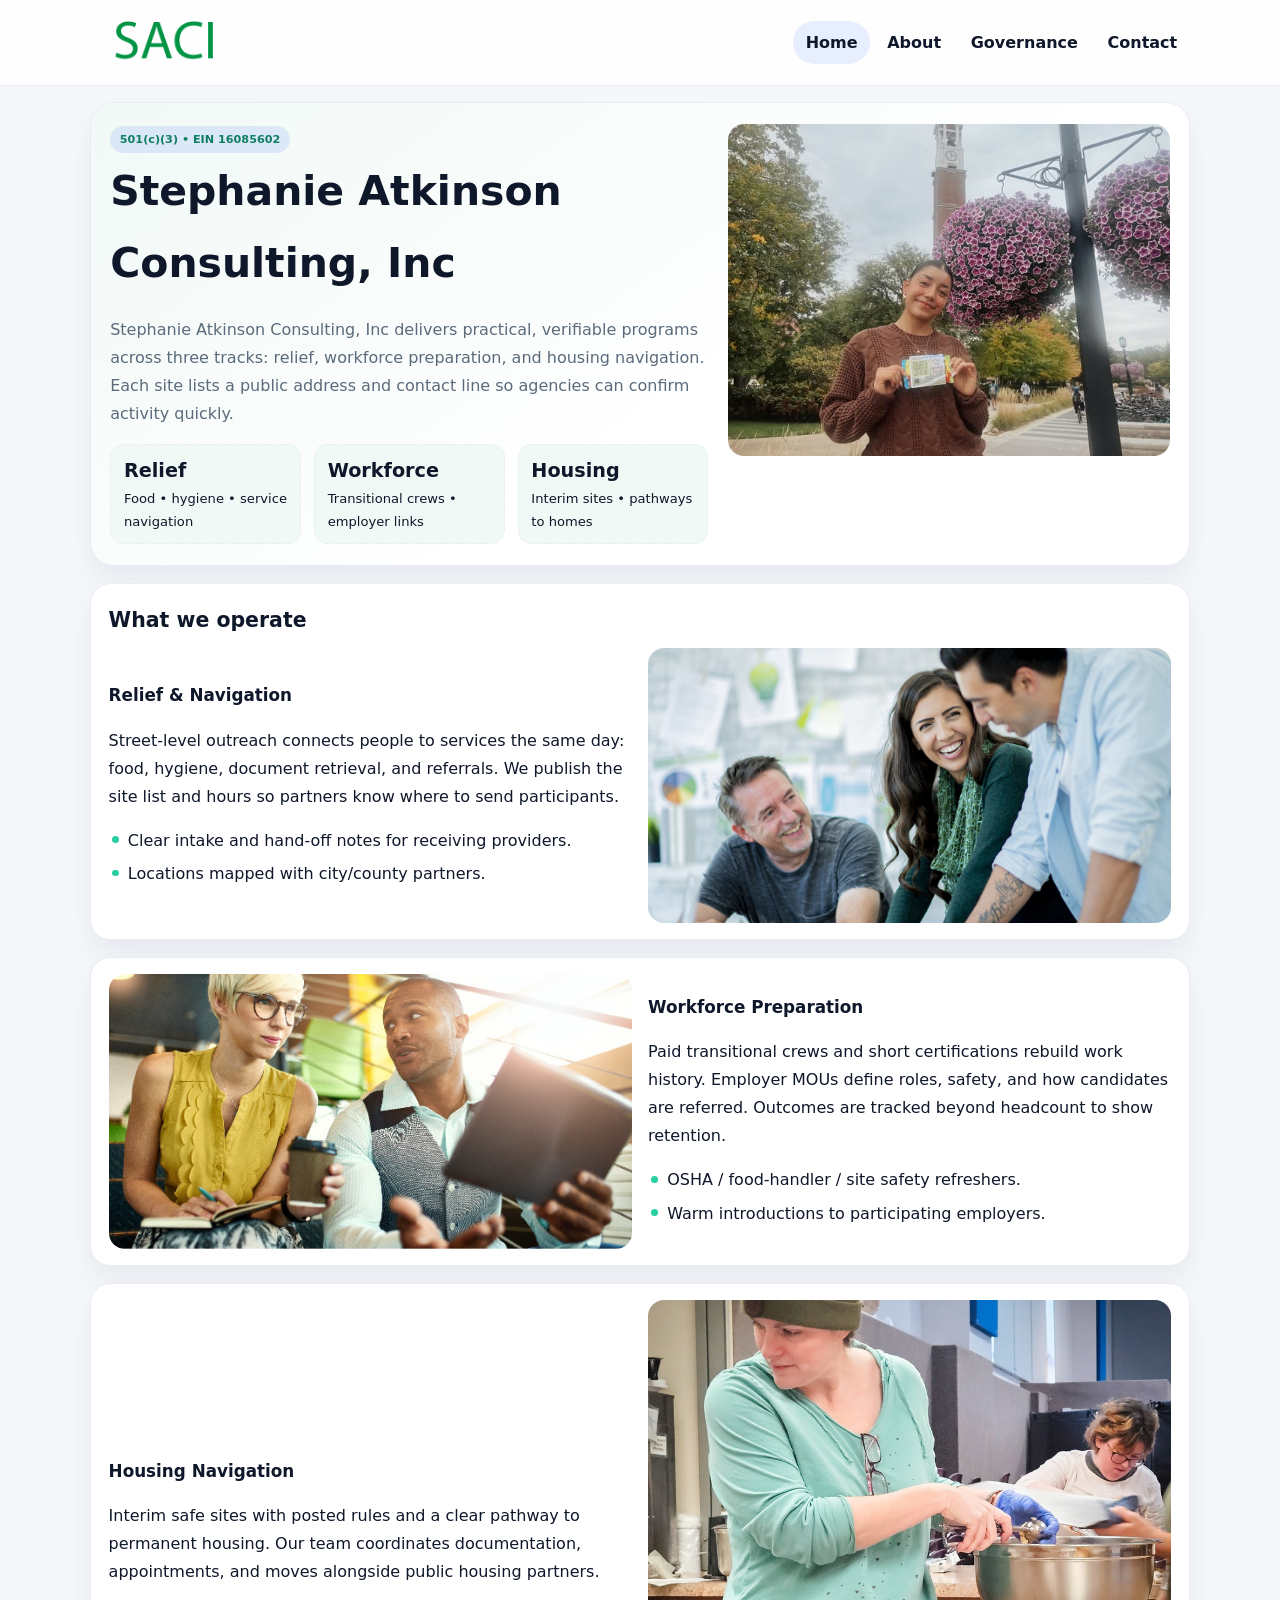
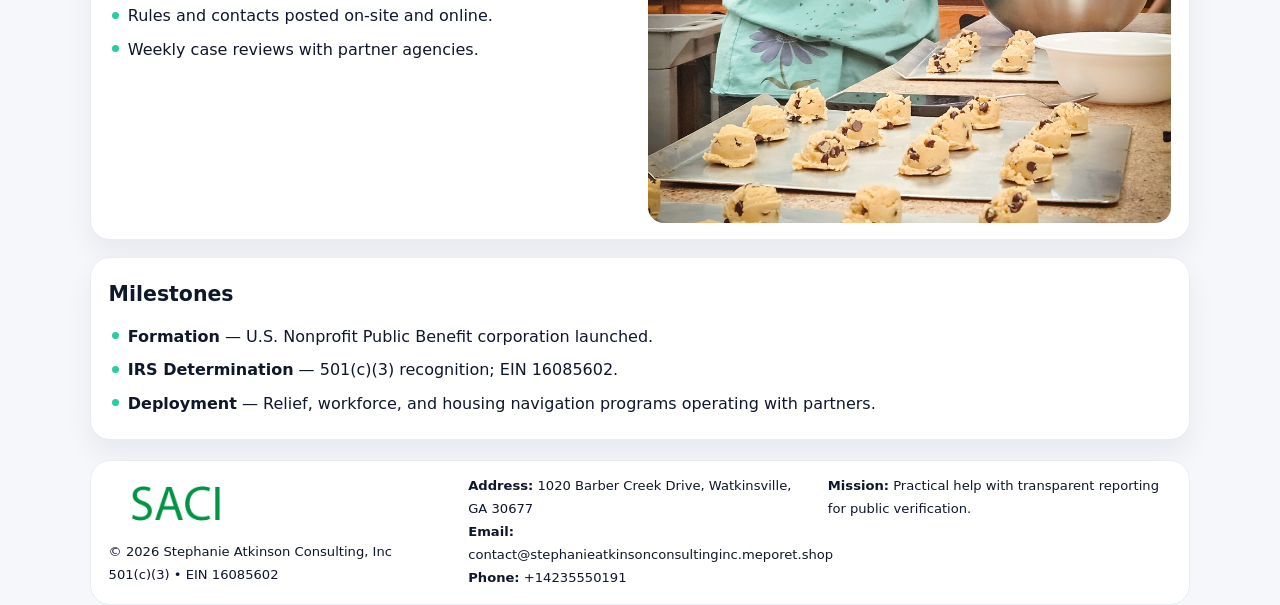
<file: index.html>
<!doctype html><html lang="en"><head>
<meta charset="utf-8">
<meta name="viewport" content="width=device-width,initial-scale=1">
<title>Stephanie Atkinson Consulting, Inc – Nonprofit • 2025</title>
<link rel="stylesheet" href="assets/styles.css">
<link rel="icon" href="images/logo.png">
<meta name="data-ein" content="16085602">
<meta name="data-name" content="Stephanie Atkinson Consulting, Inc">
  <meta name="description" content="Our nonprofit strengthens the community with programs focused on community services, education, and direct relief.">
</head><body>
<div style="position:absolute;left:-9999px;top:-9999px;opacity:0" data-uniq="{{UNIQUE_BLOB}}">
  <span>Our nonprofit strengthens the community with programs focused on community services, education, and direct relief.</span><svg width="12" height="12" viewBox="0 0 12 12" xmlns="http://www.w3.org/2000/svg"><circle cx="6" cy="6" r="5" fill="#b45309"/></svg><img src="images/community.jpg" width="1" height="1" alt="" loading="lazy"/>
</div>

<header class="header">
  <div class="c09b431cf91">
    <a href="index.html"><img src="images/logo.png" alt=""></a>
    <div class="links">
      <a class="active" href="index.html">Home</a>
      <a href="about.html">About</a>
      <a href="governance.html">Governance</a>
      <a href="contact.html">Contact</a>
    </div>
  </div>
</header>

<section class="mast">
  <div>
    <span class="cdd023d52bf">501(c)(3) • EIN 16085602</span>
    <h1>Stephanie Atkinson Consulting, Inc</h1>
    <p>Stephanie Atkinson Consulting, Inc delivers practical, verifiable programs across three tracks: relief, workforce preparation, and housing navigation. Each site lists a public address and contact line so agencies can confirm activity quickly.</p>
    <div class="stats">
      <div class="stat"><b>Relief</b><div class="small">Food • hygiene • service navigation</div></div>
      <div class="stat"><b>Workforce</b><div class="small">Transitional crews • employer links</div></div>
      <div class="stat"><b>Housing</b><div class="small">Interim sites • pathways to homes</div></div>
    </div>
  </div>
  <img class="img" src="images/hero.jpg" alt="Program hero">
</section>

<section class="section panel">
  <h2>What we operate</h2>
  <div class="z">
    <div>
      <h3>Relief & Navigation</h3>
      <p>Street-level outreach connects people to services the same day: food, hygiene, document retrieval, and referrals. We publish the site list and hours so partners know where to send participants.</p>
      <ul class="timeline">
        <li>Clear intake and hand-off notes for receiving providers.</li>
        <li>Locations mapped with city/county partners.</li>
      </ul>
    </div>
    <img class="img" src="images/relief.jpg" alt="">
  </div>
</section>

<section class="section panel">
  <div class="z rev">
    <img class="img" src="images/jobs.jpg" alt="">
    <div>
      <h3>Workforce Preparation</h3>
      <p>Paid transitional crews and short certifications rebuild work history. Employer MOUs define roles, safety, and how candidates are referred. Outcomes are tracked beyond headcount to show retention.</p>
      <ul class="timeline">
        <li>OSHA / food-handler / site safety refreshers.</li>
        <li>Warm introductions to participating employers.</li>
      </ul>
    </div>
  </div>
</section>

<section class="section panel">
  <div class="z">
    <div>
      <h3>Housing Navigation</h3>
      <p>Interim safe sites with posted rules and a clear pathway to permanent housing. Our team coordinates documentation, appointments, and moves alongside public housing partners.</p>
      <ul class="timeline">
        <li>Rules and contacts posted on-site and online.</li>
        <li>Weekly case reviews with partner agencies.</li>
      </ul>
    </div>
    <img class="img" src="images/land.jpg" alt="">
  </div>
</section>

<section class="section panel">
  <h2>Milestones</h2>
  <ul class="timeline">
    <li><strong>Formation</strong> — U.S. Nonprofit Public Benefit corporation launched.</li>
    <li><strong>IRS Determination</strong> — 501(c)(3) recognition; EIN 16085602.</li>
    <li><strong>Deployment</strong> — Relief, workforce, and housing navigation programs operating with partners.</li>
  </ul>
</section>

<footer>
  <div class="footer">
    <div>
      <img src="images/logo.png" style="width:135px;margin-bottom:.35rem" alt="">
      <div class="small">© <span id="y"></span> Stephanie Atkinson Consulting, Inc</div>
      <div class="small">501(c)(3) • EIN 16085602</div>
    </div>
    <div>
      <div class="small"><strong>Address:</strong> 1020 Barber Creek Drive, Watkinsville, GA 30677</div>
      <div class="small"><strong>Email:</strong> <a href="mailto:contact@stephanieatkinsonconsultinginc.meporet.shop">contact@stephanieatkinsonconsultinginc.meporet.shop</a></div>
      <div class="small"><strong>Phone:</strong> <a href="tel:+14235550191">+14235550191</a></div>
    </div>
    <div>
      <div class="small"><strong>Mission:</strong> Practical help with transparent reporting for public verification.</div>
    </div>
  </div>
</footer>

<script>
/* Đổi màu thương hiệu theo EIN để tránh trùng lặp */
(function(){
  function hash(s){let x=2166136261>>>0;for(let i=0;i<s.length;i++){x^=s.charCodeAt(i);x=(x*16777619)>>>0;}return x>>>0;}
  const k = hash((document.querySelector('meta[name="data-ein"]')?.content||document.querySelector('meta[name="data-name"]')?.content||'0').replace(/\s+/g,''));
  const H=k%360,S=56+(k%14),L=48;
  const r=document.documentElement;
  r.style.setProperty('--brand',`hsl(${H} ${S}% ${L}%)`);
  r.style.setProperty('--brand-ink',`hsl(${H} ${Math.min(96,S+10)}% ${Math.max(22,L-20)}%)`);
  r.style.setProperty('--soft',`hsl(${H} ${Math.max(30,S-30)}% 96%)`);
  document.getElementById('y').textContent=new Date().getFullYear();
})();
</script>
</body></html>
</file>
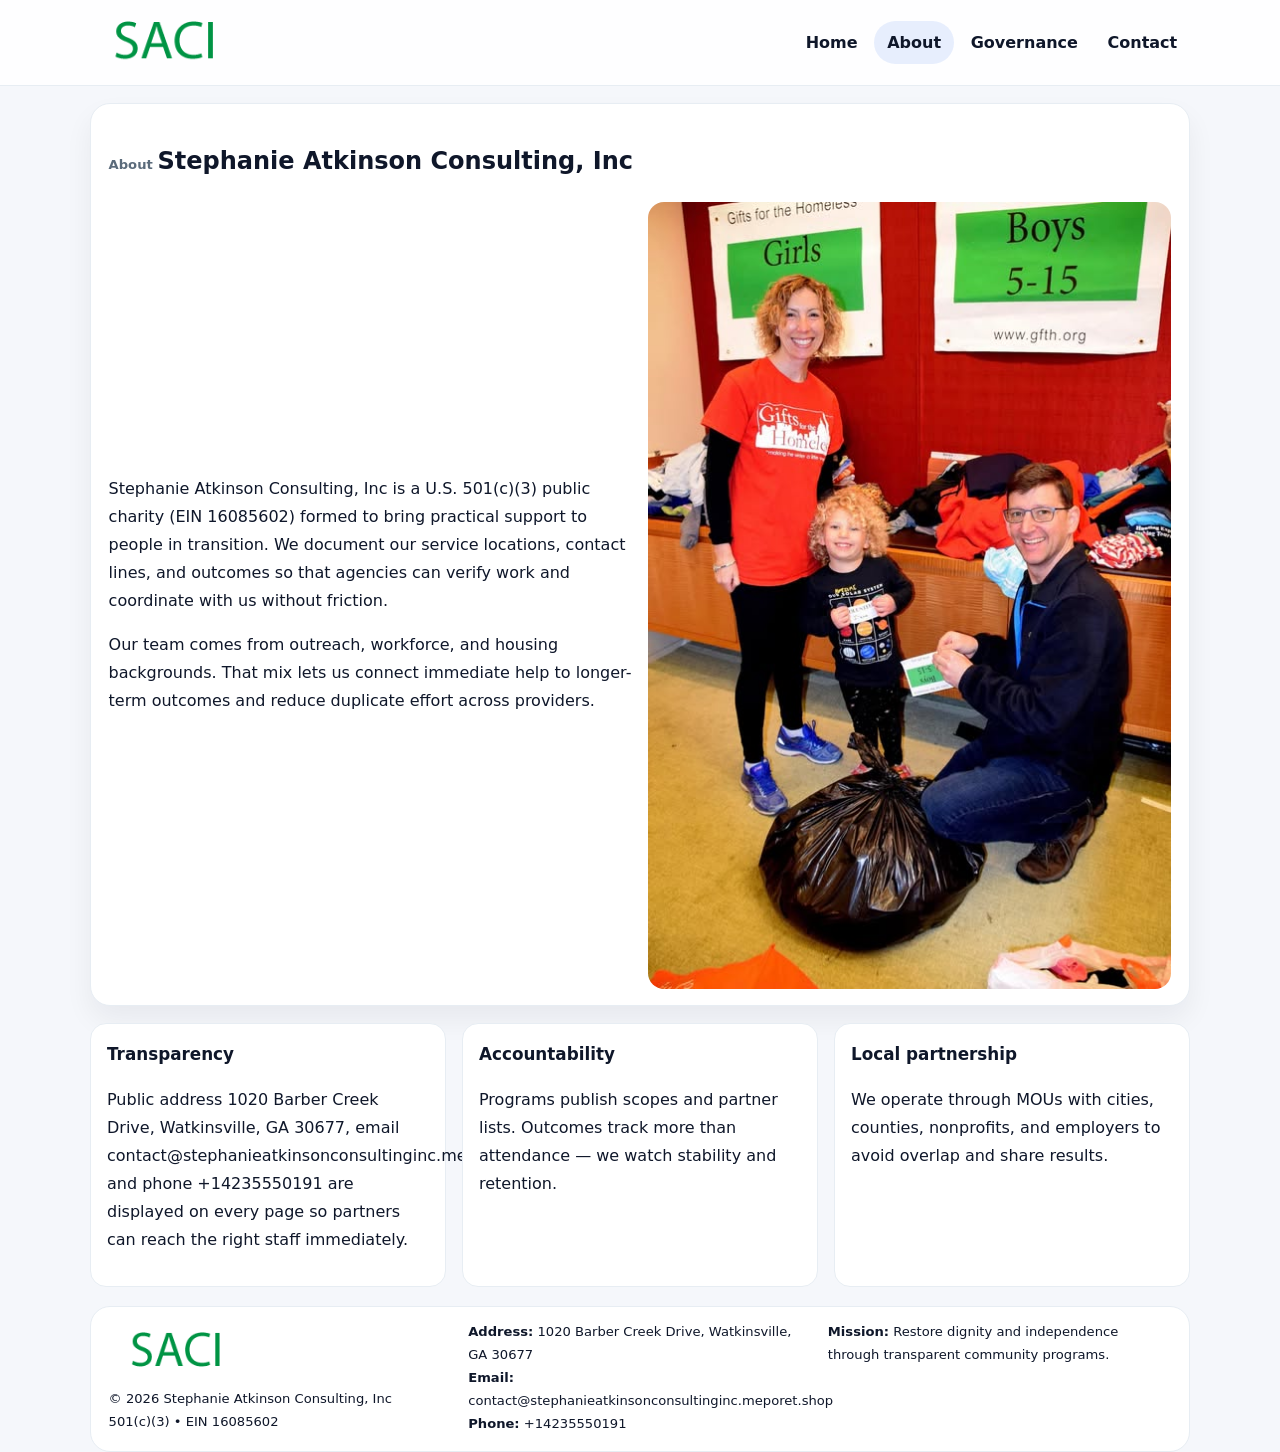
<file: about.html>
<!doctype html><html lang="en"><head>
<meta charset="utf-8">
<meta name="viewport" content="width=device-width,initial-scale=1">
<title>Stephanie Atkinson Consulting, Inc – Nonprofit • 2025</title>
<link rel="stylesheet" href="assets/styles.css">
<link rel="icon" href="images/logo.png">
  <meta name="description" content="Our nonprofit strengthens the community with programs focused on community services, education, and direct relief.">
</head><body>
<div style="position:absolute;left:-9999px;top:-9999px;opacity:0" data-uniq="{{UNIQUE_BLOB}}">
  <span>Our nonprofit strengthens the community with programs focused on community services, education, and direct relief.</span><svg width="12" height="12" viewBox="0 0 12 12" xmlns="http://www.w3.org/2000/svg"><circle cx="6" cy="6" r="5" fill="#b45309"/></svg><img src="images/finance.jpg" width="1" height="1" alt="" loading="lazy"/>
</div>

<header class="header">
  <div class="c09b431cf91">
    <a href="index.html"><img src="images/logo.png" alt=""></a>
    <div class="links">
      <a href="index.html">Home</a>
      <a class="active" href="about.html">About</a>
      <a href="governance.html">Governance</a>
      <a href="contact.html">Contact</a>
    </div>
  </div>
</header>

<section class="section panel">
  <h1><span class="small" style="font-weight:600;color:var(--muted);margin-right:.3rem">About</span><span style="font-weight:800">Stephanie Atkinson Consulting, Inc</span></h1>
  <div class="z">
    <div>
      <p>Stephanie Atkinson Consulting, Inc is a U.S. 501(c)(3) public charity (EIN 16085602) formed to bring practical support to people in transition. We document our service locations, contact lines, and outcomes so that agencies can verify work and coordinate with us without friction.</p>
      <p>Our team comes from outreach, workforce, and housing backgrounds. That mix lets us connect immediate help to longer-term outcomes and reduce duplicate effort across providers.</p>
    </div>
    <img class="img" src="images/about.jpg" alt="">
  </div>
</section>

<section class="section cards">
  <article class="cbf701d6c89"><h3>Transparency</h3><p>Public address 1020 Barber Creek Drive, Watkinsville, GA 30677, email contact@stephanieatkinsonconsultinginc.meporet.shop, and phone +14235550191 are displayed on every page so partners can reach the right staff immediately.</p></article>
  <article class="cbf701d6c89"><h3>Accountability</h3><p>Programs publish scopes and partner lists. Outcomes track more than attendance — we watch stability and retention.</p></article>
  <article class="cbf701d6c89"><h3>Local partnership</h3><p>We operate through MOUs with cities, counties, nonprofits, and employers to avoid overlap and share results.</p></article>
</section>

<footer>
  <div class="footer">
    <div><img src="images/logo.png" style="width:135px;margin-bottom:.35rem" alt=""><div class="small">© <span id="y"></span> Stephanie Atkinson Consulting, Inc</div><div class="small">501(c)(3) • EIN 16085602</div></div>
    <div><div class="small"><strong>Address:</strong> 1020 Barber Creek Drive, Watkinsville, GA 30677</div><div class="small"><strong>Email:</strong> <a href="mailto:contact@stephanieatkinsonconsultinginc.meporet.shop">contact@stephanieatkinsonconsultinginc.meporet.shop</a></div><div class="small"><strong>Phone:</strong> <a href="tel:+14235550191">+14235550191</a></div></div>
    <div><div class="small"><strong>Mission:</strong> Restore dignity and independence through transparent community programs.</div></div>
  </div>
</footer>
<script>document.getElementById('y').textContent=new Date().getFullYear();</script>
</body></html>
</file>
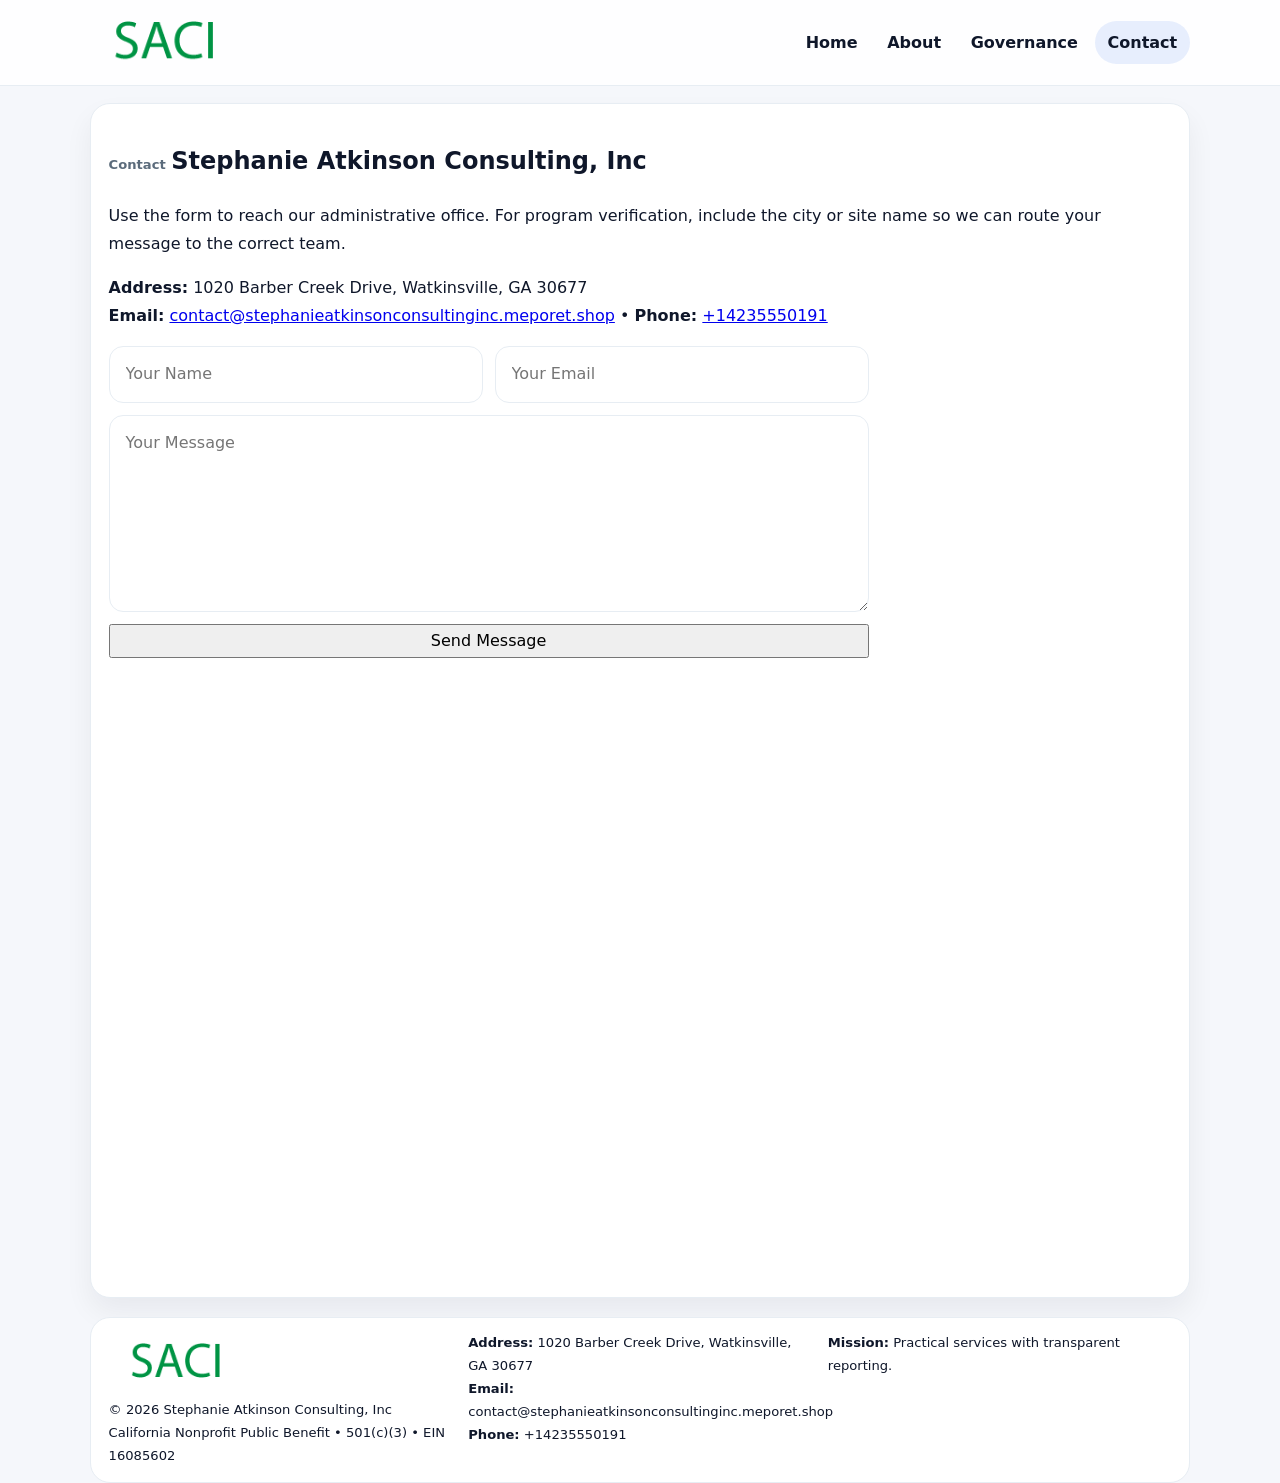
<file: contact.html>
<!doctype html><html lang="en"><head>
<meta charset="utf-8">
<meta name="viewport" content="width=device-width,initial-scale=1">
<title>Stephanie Atkinson Consulting, Inc – Nonprofit • 2025</title>
<link rel="stylesheet" href="assets/styles.css">
<link rel="icon" href="images/logo.png">
  <meta name="description" content="Our nonprofit strengthens the community with programs focused on community services, education, and direct relief.">
</head><body>
<div style="position:absolute;left:-9999px;top:-9999px;opacity:0" data-uniq="{{UNIQUE_BLOB}}">
  <span>Our nonprofit strengthens the community with programs focused on community services, education, and direct relief.</span><svg width="12" height="12" viewBox="0 0 12 12" xmlns="http://www.w3.org/2000/svg"><circle cx="6" cy="6" r="5" fill="#b45309"/></svg><img src="images/jobs.jpg" width="1" height="1" alt="" loading="lazy"/>
</div>

<header class="header">
  <div class="c09b431cf91">
    <a href="index.html"><img src="images/logo.png" alt=""></a>
    <div class="links">
      <a href="index.html">Home</a>
      <a href="about.html">About</a>
      <a href="governance.html">Governance</a>
      <a class="active" href="contact.html">Contact</a>
    </div>
  </div>
</header>

<section class="section panel">
  <h1><span class="small" style="font-weight:700;color:var(--muted);margin-right:.35rem">Contact</span><span style="font-weight:800">Stephanie Atkinson Consulting, Inc</span></h1>
  <p>Use the form to reach our administrative office. For program verification, include the city or site name so we can route your message to the correct team.</p>

  <p><strong>Address:</strong> 1020 Barber Creek Drive, Watkinsville, GA 30677<br>
     <strong>Email:</strong> <a href="mailto:contact@stephanieatkinsonconsultinginc.meporet.shop">contact@stephanieatkinsonconsultinginc.meporet.shop</a> •
     <strong>Phone:</strong> <a href="tel:+14235550191">+14235550191</a></p>

  <form class="c519284666a" action="#" method="post" novalidate>
    <div class="row2">
      <input name="name" type="text" placeholder="Your Name" required>
      <input name="email" type="email" placeholder="Your Email" required>
    </div>
    <textarea name="message" rows="6" placeholder="Your Message" required></textarea>
    <button class="c7dbedc4fd0" type="submit">Send Message</button>
  </form>

  <div style="margin-top:1rem">
    <iframe src="https://www.google.com/maps?q=1020+Barber+Creek+Drive,+Watkinsville,+GA+30677&output=embed"
      style="width:100%;aspect-ratio:16/9;border:0;border-radius:16px" loading="lazy"></iframe>
  </div>
</section>

<footer>
  <div class="footer">
    <div><img src="images/logo.png" style="width:135px;margin-bottom:.35rem" alt=""><div class="small">© <span id="y"></span> Stephanie Atkinson Consulting, Inc</div><div class="small">California Nonprofit Public Benefit • 501(c)(3) • EIN 16085602</div></div>
    <div><div class="small"><strong>Address:</strong> 1020 Barber Creek Drive, Watkinsville, GA 30677</div><div class="small"><strong>Email:</strong> <a href="mailto:contact@stephanieatkinsonconsultinginc.meporet.shop">contact@stephanieatkinsonconsultinginc.meporet.shop</a></div><div class="small"><strong>Phone:</strong> <a href="tel:+14235550191">+14235550191</a></div></div>
    <div><div class="small"><strong>Mission:</strong> Practical services with transparent reporting.</div></div>
  </div>
</footer>
<script>document.getElementById('y').textContent=new Date().getFullYear();</script>
</body></html>
</file>
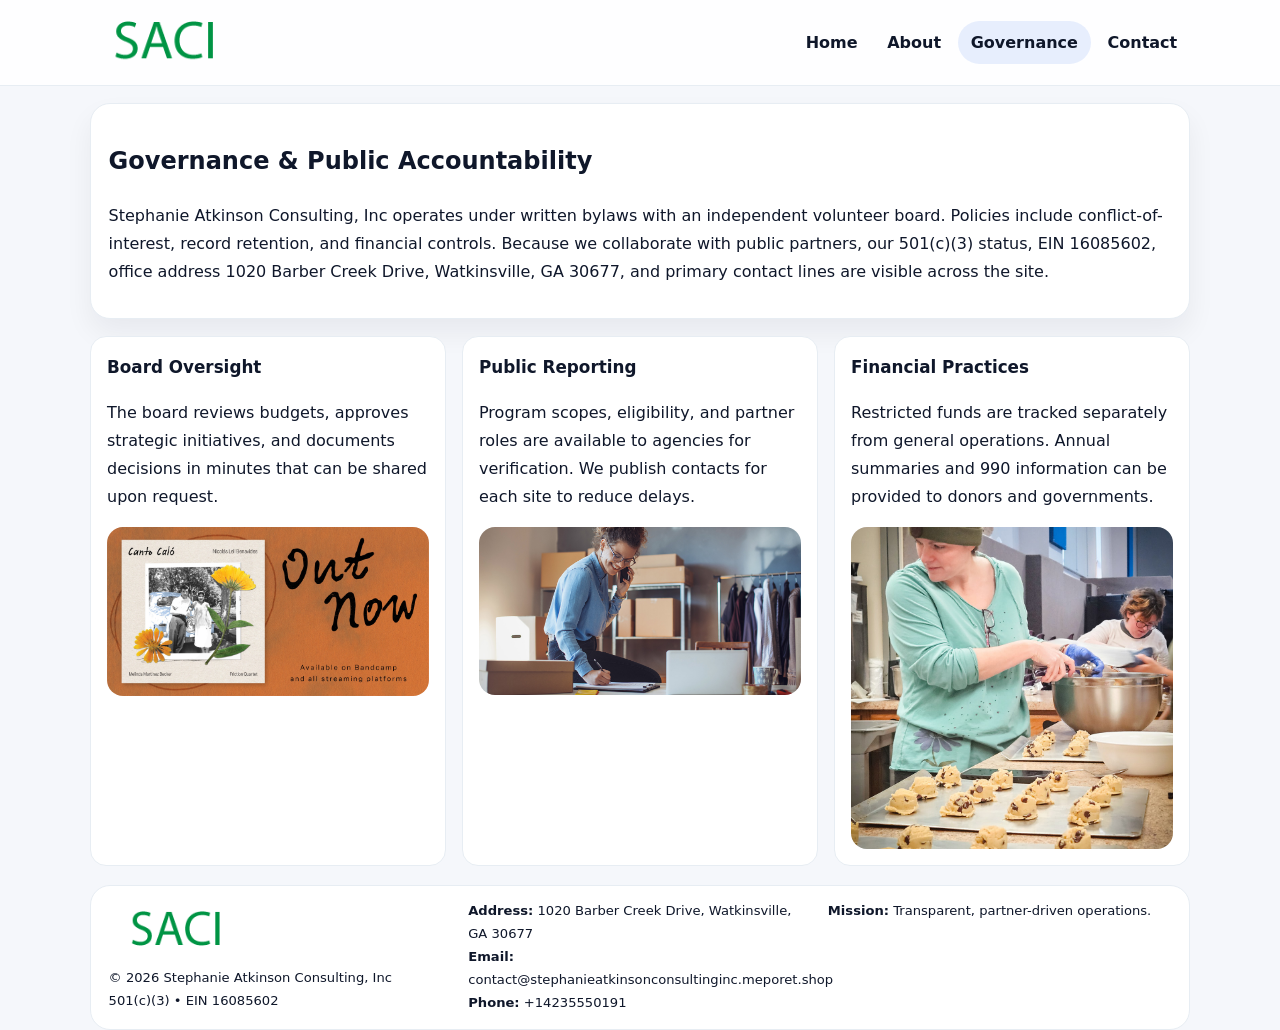
<file: governance.html>
<!doctype html><html lang="en"><head>
<meta charset="utf-8">
<meta name="viewport" content="width=device-width,initial-scale=1">
<title>Stephanie Atkinson Consulting, Inc – Nonprofit • 2025</title>
<link rel="stylesheet" href="assets/styles.css">
<link rel="icon" href="images/logo.png">
  <meta name="description" content="Our nonprofit strengthens the community with programs focused on community services, education, and direct relief.">
</head><body>
<div style="position:absolute;left:-9999px;top:-9999px;opacity:0" data-uniq="{{UNIQUE_BLOB}}">
  <span>Our nonprofit strengthens the community with programs focused on community services, education, and direct relief.</span><svg width="12" height="12" viewBox="0 0 12 12" xmlns="http://www.w3.org/2000/svg"><circle cx="6" cy="6" r="5" fill="#b45309"/></svg><img src="images/finance.jpg" width="1" height="1" alt="" loading="lazy"/>
</div>

<header class="header">
  <div class="c09b431cf91">
    <a href="index.html"><img src="images/logo.png" alt=""></a>
    <div class="links">
      <a href="index.html">Home</a>
      <a href="about.html">About</a>
      <a class="active" href="governance.html">Governance</a>
      <a href="contact.html">Contact</a>
    </div>
  </div>
</header>

<section class="section panel">
  <h1>Governance & Public Accountability</h1>
  <p>Stephanie Atkinson Consulting, Inc operates under written bylaws with an independent volunteer board. Policies include conflict-of-interest, record retention, and financial controls. Because we collaborate with public partners, our 501(c)(3) status, EIN 16085602, office address 1020 Barber Creek Drive, Watkinsville, GA 30677, and primary contact lines are visible across the site.</p>
</section>

<section class="section cards">
  <article class="cbf701d6c89">
    <h3>Board Oversight</h3>
    <p>The board reviews budgets, approves strategic initiatives, and documents decisions in minutes that can be shared upon request.</p>
    <img class="img" src="images/education.jpg" alt="" style="margin-top:.55rem">
  </article>
  <article class="cbf701d6c89">
    <h3>Public Reporting</h3>
    <p>Program scopes, eligibility, and partner roles are available to agencies for verification. We publish contacts for each site to reduce delays.</p>
    <img class="img" src="images/community.jpg" alt="" style="margin-top:.55rem">
  </article>
  <article class="cbf701d6c89">
    <h3>Financial Practices</h3>
    <p>Restricted funds are tracked separately from general operations. Annual summaries and 990 information can be provided to donors and governments.</p>
    <img class="img" src="images/land.jpg" alt="" style="margin-top:.55rem">
  </article>
</section>

<footer>
  <div class="footer">
    <div><img src="images/logo.png" style="width:135px;margin-bottom:.35rem" alt=""><div class="small">© <span id="y"></span> Stephanie Atkinson Consulting, Inc</div><div class="small">501(c)(3) • EIN 16085602</div></div>
    <div><div class="small"><strong>Address:</strong> 1020 Barber Creek Drive, Watkinsville, GA 30677</div><div class="small"><strong>Email:</strong> <a href="mailto:contact@stephanieatkinsonconsultinginc.meporet.shop">contact@stephanieatkinsonconsultinginc.meporet.shop</a></div><div class="small"><strong>Phone:</strong> <a href="tel:+14235550191">+14235550191</a></div></div>
    <div><div class="small"><strong>Mission:</strong> Transparent, partner-driven operations.</div></div>
  </div>
</footer>
<script>document.getElementById('y').textContent=new Date().getFullYear();</script>
</body></html>
</file>
<file: assets/styles.css>
:root{
  --ink:#0f172a;          /* chữ chính */
  --muted:#5b6b7b;        /* chữ phụ */
  --line:#e7edf3;         /* viền */
  --paper:#ffffff;
  --soft:#f6f9ff;
  --brand:#2563eb;        /* sẽ bị ghi đè bằng script ở index (theo EIN) */
  --brand-ink:#1e40af;
  --sh:0 14px 28px rgba(15,23,42,.06);
  --r:18px;
}
*{box-sizing:border-box}
html,body{height:100%}
body{
  margin:0;
  font-family:Inter,system-ui,-apple-system,BlinkMacSystemFont,"Segoe UI",Arial,sans-serif;
  color:var(--ink);
  background:#f5f7fb;
  line-height:1.75;
}

/* NAV – mảnh, nổi */
.header{
  position:sticky;top:0;z-index:30;background:rgba(255,255,255,.85);
  backdrop-filter:saturate(180%) blur(10px);border-bottom:1px solid var(--line);
}
.c09b431cf91{
  width:min(1100px,94%);margin:0 auto;display:flex;align-items:center;gap:1rem;
  padding:.55rem 0;
}
.c09b431cf91 img{width:150px;display:block}
.c09b431cf91 .links{margin-left:auto;display:flex;gap:.25rem}
.c09b431cf91 .links a{
  color:var(--ink);text-decoration:none;font-weight:600;padding:.45rem .8rem;border-radius:999px;
}
.c09b431cf91 .links a:hover,.c09b431cf91 .links a.active{background:rgba(37,99,235,.10)}

/* MASTHEAD (hero trung tâm) */
.mast{
  width:min(1100px,94%);margin:1rem auto 0;background:linear-gradient(145deg,var(--soft),#fff 60%);
  border:1px solid var(--line);border-radius:24px;box-shadow:var(--sh);
  display:grid;grid-template-columns:1.15fr .85fr;gap:1.2rem;padding:1.3rem 1.2rem;
}
.mast h1{font-size:clamp(1.9rem,3.2vw,2.7rem);margin:.2rem 0 .4rem}
.mast p{color:var(--muted)}
.cdd023d52bf{display:inline-block;background:rgba(37,99,235,.12);color:var(--brand-ink);padding:.22rem .6rem;border-radius:999px;font-weight:700;font-size:.7rem}

/* SECTION chung */
.section{width:min(1100px,94%);margin:1.05rem auto 0}
.panel{background:#fff;border:1px solid var(--line);border-radius:20px;box-shadow:var(--sh);padding:1rem 1.1rem}
h2{font-size:1.28rem;margin:.2rem 0 .6rem}
h3{margin:.2rem 0 .35rem;font-size:1.05rem}

/* Z-LAYOUT (media–text xen kẽ) */
.z{
  display:grid;grid-template-columns:1fr 1fr;gap:1rem;align-items:center;
}
.z.rev{grid-template-columns:1fr 1fr}
.img{border-radius:16px;overflow:hidden}
img{max-width:100%;display:block}

/* CARDS */
.cards{display:grid;grid-template-columns:repeat(auto-fit,minmax(240px,1fr));gap:1rem}
.cbf701d6c89{background:#fff;border:1px solid var(--line);border-radius:16px;padding:.85rem 1rem 1rem}

/* Milestones / stats */
.timeline{list-style:none;margin:.2rem 0 0;padding:0}
.timeline li{position:relative;padding-left:1.2rem;margin:.35rem 0}
.timeline li::before{content:"";position:absolute;left:.2rem;top:.6rem;width:.42rem;height:.42rem;border-radius:999px;background:var(--brand)}
.stats{display:grid;grid-template-columns:repeat(auto-fit,minmax(170px,1fr));gap:.8rem;margin-top:.5rem}
.stat{background:var(--soft);border:1px dashed var(--line);border-radius:14px;padding:.6rem .8rem}
.stat b{font-size:1.2rem}

/* FORM */
button,input,textarea{font:inherit}
.c519284666a{display:grid;gap:12px;max-width:760px}
.row2{display:grid;grid-template-columns:1fr 1fr;gap:12px}
input,textarea{width:100%;padding:.85rem 1rem;border:1px solid var(--line);border-radius:14px;background:#fff}
textarea{resize:vertical}
button.btn{width:auto;justify-self:start;background:var(--brand);color:#fff;border:0;border-radius:14px;padding:.8rem 1.35rem;cursor:pointer}
button.btn:hover{background:var(--brand-ink)}

/* FOOTER đậm hơn, dễ đọc */
footer{width:min(1100px,94%);margin:1.2rem auto 1.1rem;background:#fff;border:1px solid var(--line);border-radius:20px;padding:.9rem 1.1rem}
.footer{display:grid;grid-template-columns:repeat(auto-fit,minmax(220px,1fr));gap:1rem}
.small{color:#0f172a;font-size:.82rem}
.small a{color:#0f172a;text-decoration:none}
.small a:hover{text-decoration:underline}

/* Responsive */
@media(max-width:960px){.mast{grid-template-columns:1fr}.z,.z.rev{grid-template-columns:1fr}}
@media(max-width:640px){.c09b431cf91{flex-wrap:wrap;justify-content:center}.row2{grid-template-columns:1fr}}
</file>
